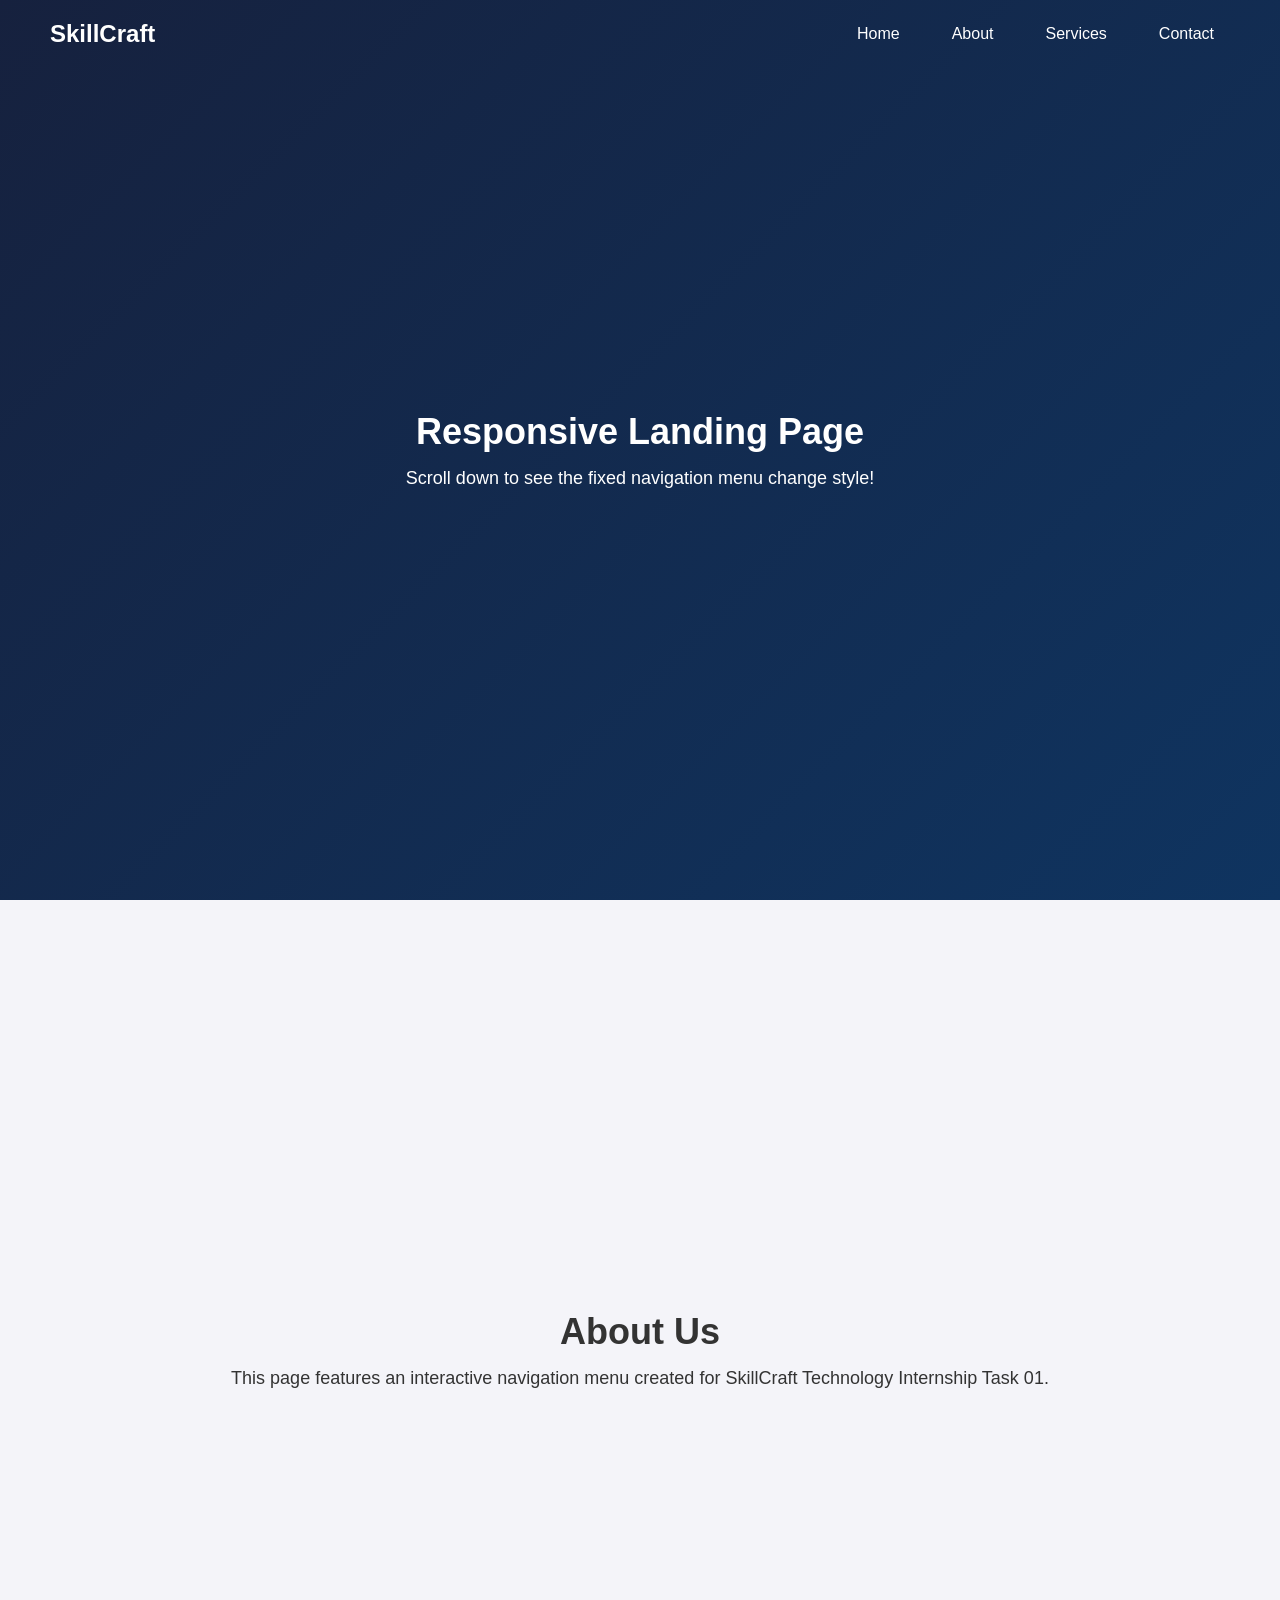
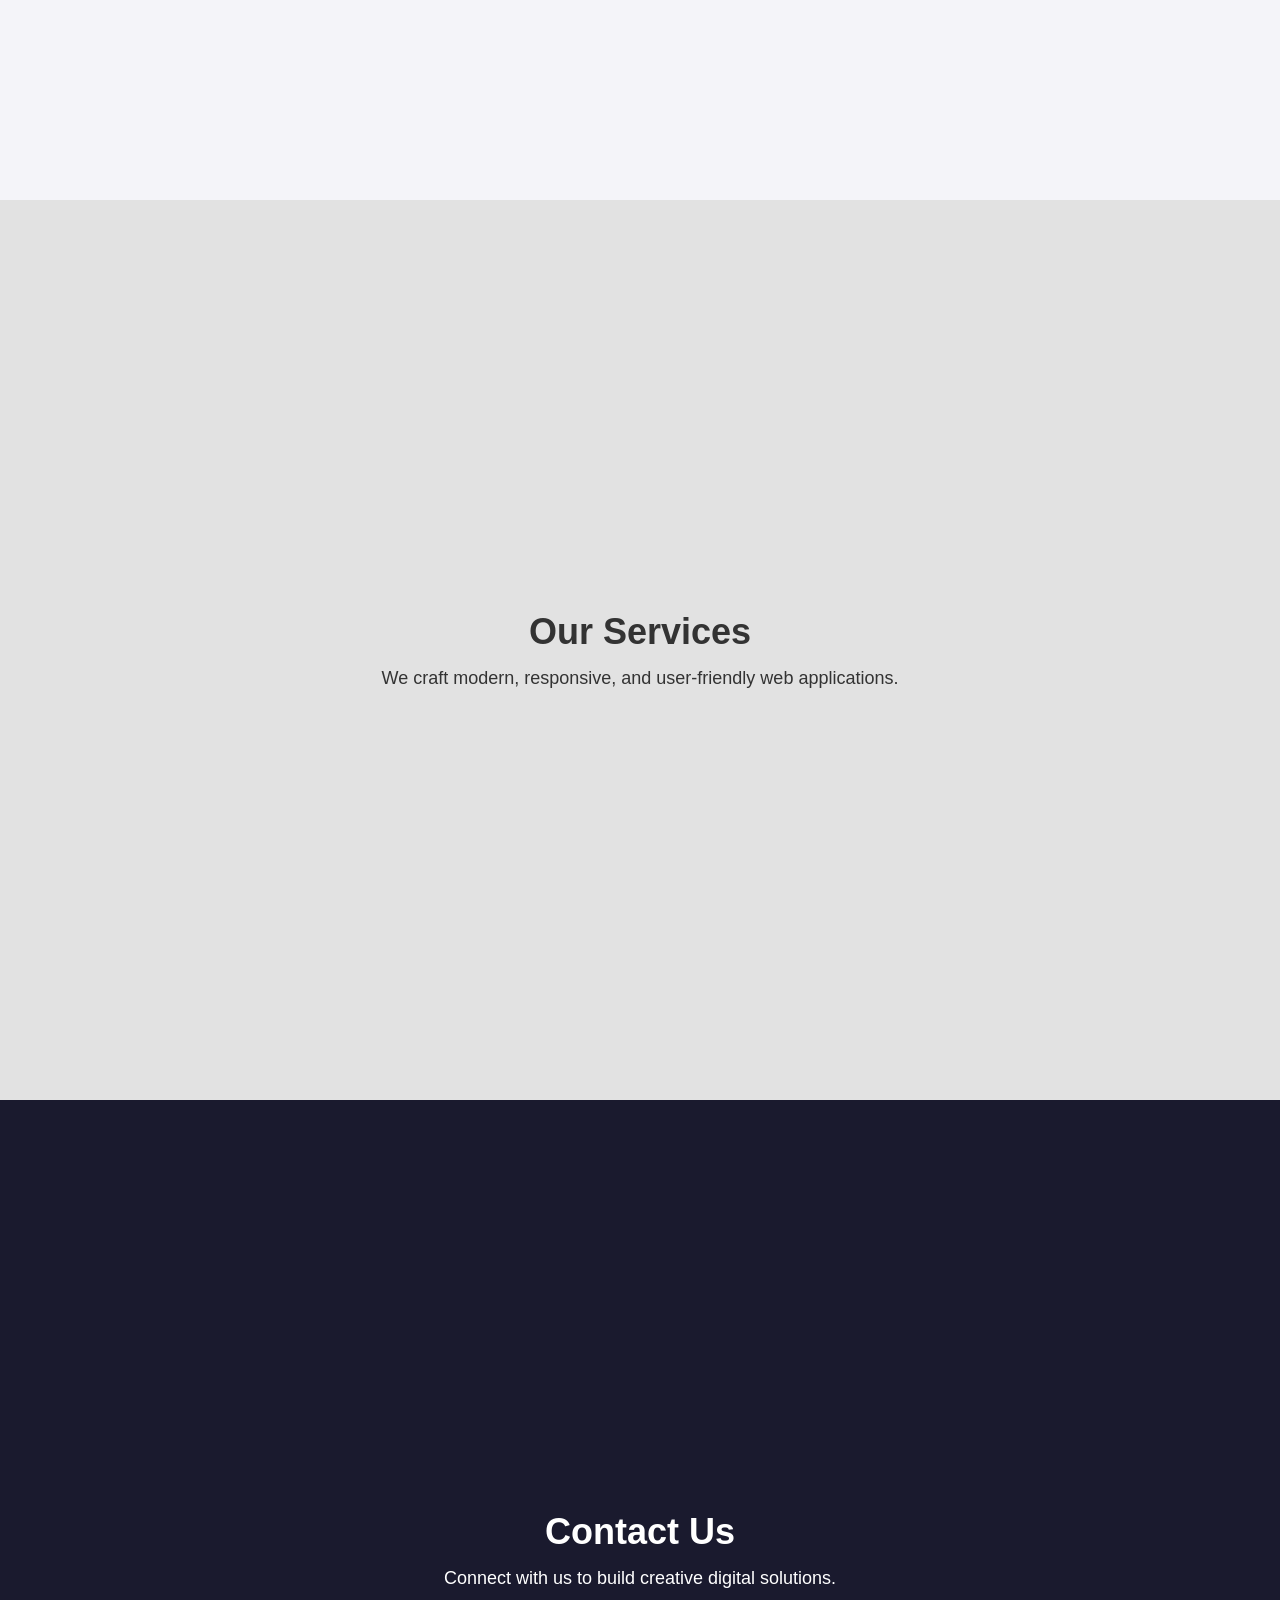
<file: Task-01/index.html>
<!DOCTYPE html>
<html lang="en">
<head>
  <meta charset="UTF-8">
  <meta name="viewport" content="width=device-width, initial-scale=1.0">
  <title>Task 01 - Responsive Landing Page</title>
  <link rel="stylesheet" href="style.css">
</head>
<body>

  <!-- Fixed Navigation Bar -->
  <nav id="navbar">
    <div class="logo">SkillCraft</div>
    <ul class="nav-links">
      <li><a href="#home">Home</a></li>
      <li><a href="#about">About</a></li>
      <li><a href="#services">Services</a></li>
      <li><a href="#contact">Contact</a></li>
    </ul>
  </nav>

  <!-- Content Sections -->
  <section id="home" class="hero">
    <h1>Responsive Landing Page</h1>
    <p>Scroll down to see the fixed navigation menu change style!</p>
  </section>

  <section id="about">
    <h2>About Us</h2>
    <p>This page features an interactive navigation menu created for SkillCraft Technology Internship Task 01.</p>
  </section>

  <section id="services">
    <h2>Our Services</h2>
    <p>We craft modern, responsive, and user-friendly web applications.</p>
  </section>

  <section id="contact">
    <h2>Contact Us</h2>
    <p>Connect with us to build creative digital solutions.</p>
  </section>

  <script src="script.js"></script>
</body>
</html>
</file>
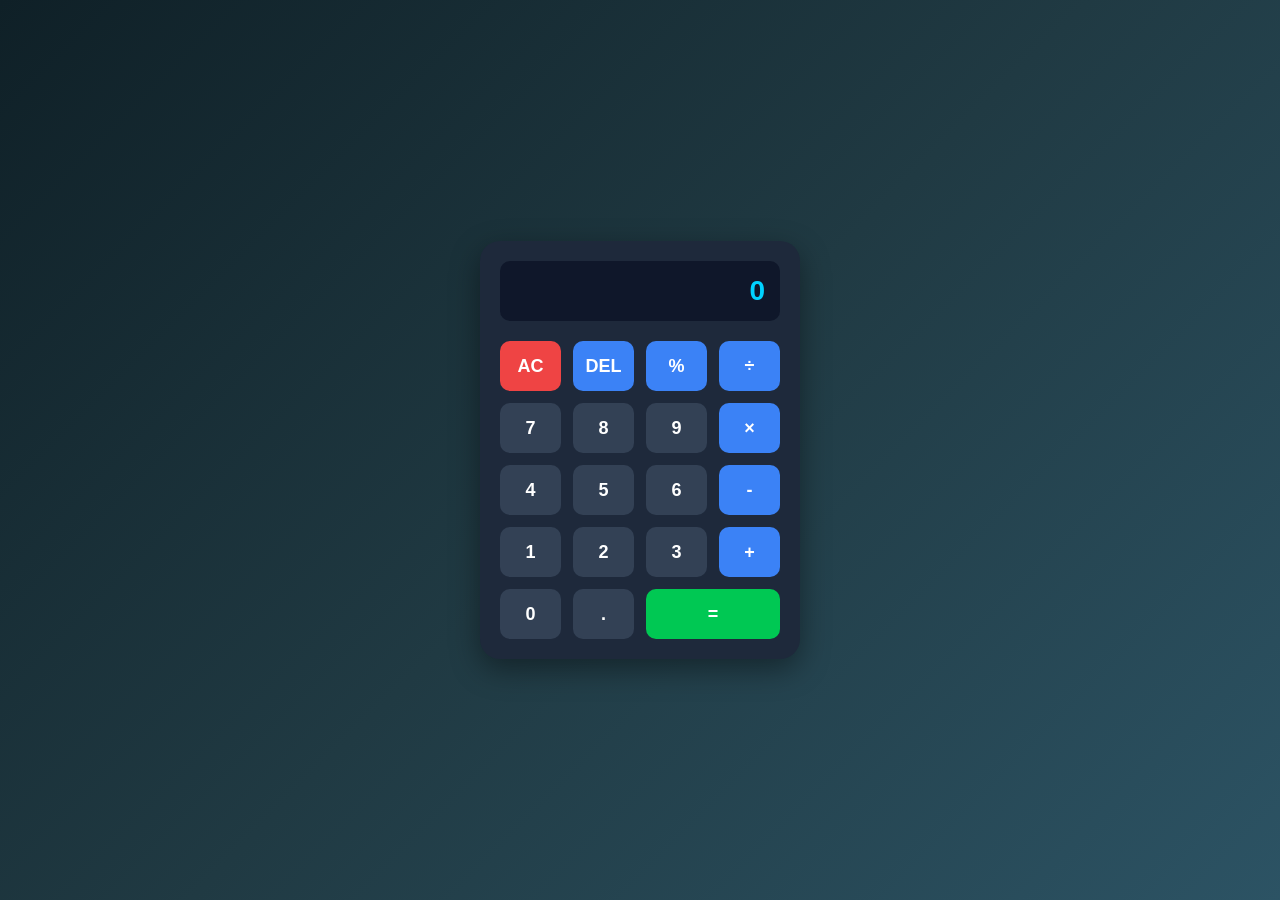
<file: Task-02-Alt/index.html>
<!DOCTYPE html>
<html lang="en">
<head>
  <meta charset="UTF-8">
  <meta name="viewport" content="width=device-width, initial-scale=1.0">
  <title>Task 02 - Calculator Web Application</title>
  <link rel="stylesheet" href="style.css">
</head>
<body>

  <div class="calculator">
    <input type="text" class="calculator-screen" id="screen" disabled />
    
    <div class="calculator-keys">
      <button type="button" class="all-clear operator" value="all-clear">AC</button>
      <button type="button" class="operator" value="delete">DEL</button>
      <button type="button" class="operator" value="%">%</button>
      <button type="button" class="operator" value="/">÷</button>

      <button type="button" value="7">7</button>
      <button type="button" value="8">8</button>
      <button type="button" value="9">9</button>
      <button type="button" class="operator" value="*">×</button>

      <button type="button" value="4">4</button>
      <button type="button" value="5">5</button>
      <button type="button" value="6">6</button>
      <button type="button" class="operator" value="-">-</button>

      <button type="button" value="1">1</button>
      <button type="button" value="2">2</button>
      <button type="button" value="3">3</button>
      <button type="button" class="operator" value="+">+</button>

      <button type="button" value="0">0</button>
      <button type="button" value=".">.</button>
      <button type="button" class="equal-sign operator" value="=">=</button>
    </div>
  </div>

  <script src="script.js"></script>
</body>
</html>
</file>
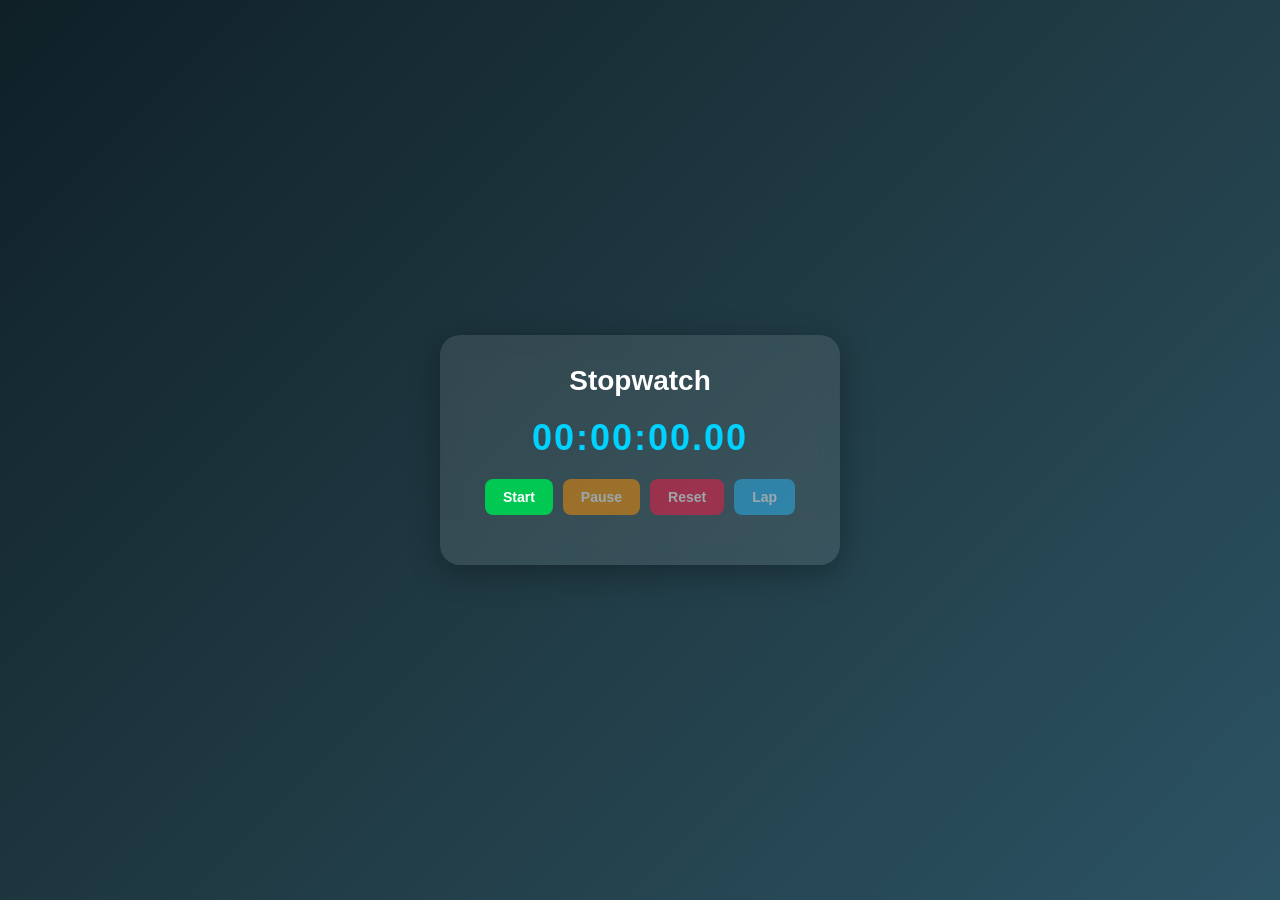
<file: Task-02/index.html>
<!DOCTYPE html>
<html lang="en">
<head>
  <meta charset="UTF-8">
  <meta name="viewport" content="width=device-width, initial-scale=1.0">
  <title>Task 02 - Stopwatch Web Application</title>
  <link rel="stylesheet" href="style.css">
</head>
<body>

  <div class="container">
    <h1>Stopwatch</h1>
    <div class="display" id="display">00:00:00.00</div>
    
    <div class="buttons">
      <button id="startBtn">Start</button>
      <button id="pauseBtn" disabled>Pause</button>
      <button id="resetBtn" disabled>Reset</button>
      <button id="lapBtn" disabled>Lap</button>
    </div>

    <ul class="laps" id="laps"></ul>
  </div>

  <script src="script.js"></script>
</body>
</html>
</file>
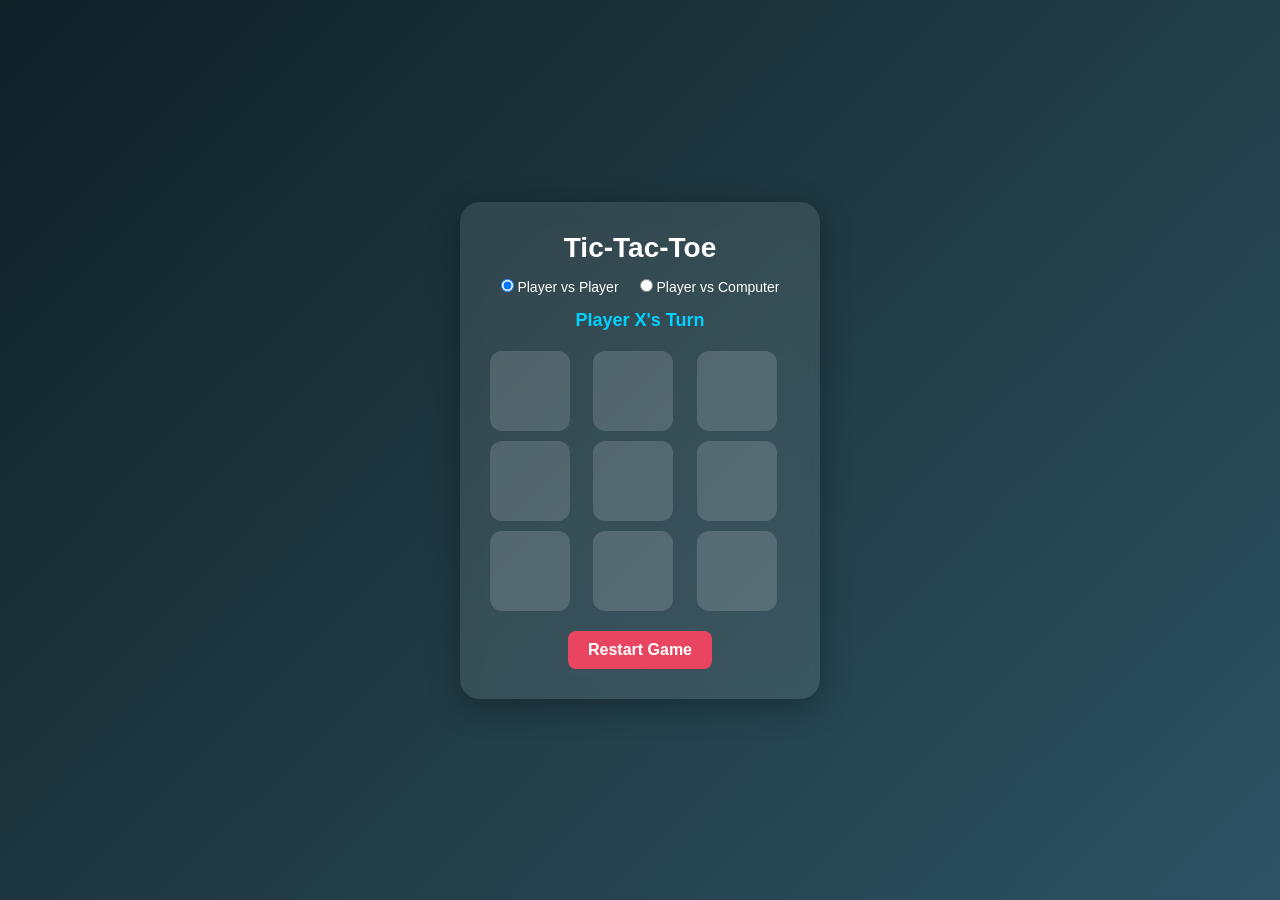
<file: Task-03-Alt/index.html>
<!DOCTYPE html>
<html lang="en">
<head>
  <meta charset="UTF-8">
  <meta name="viewport" content="width=device-width, initial-scale=1.0">
  <title>Task 03 - Tic-Tac-Toe Game</title>
  <link rel="stylesheet" href="style.css">
</head>
<body>

  <div class="container">
    <h1>Tic-Tac-Toe</h1>
    
    <div class="mode-select">
      <label>
        <input type="radio" name="mode" value="pvp" checked> Player vs Player
      </label>
      <label>
        <input type="radio" name="mode" value="pvc"> Player vs Computer
      </label>
    </div>

    <div class="status" id="status">Player X's Turn</div>

    <div class="board" id="board">
      <div class="cell" data-index="0"></div>
      <div class="cell" data-index="1"></div>
      <div class="cell" data-index="2"></div>
      <div class="cell" data-index="3"></div>
      <div class="cell" data-index="4"></div>
      <div class="cell" data-index="5"></div>
      <div class="cell" data-index="6"></div>
      <div class="cell" data-index="7"></div>
      <div class="cell" data-index="8"></div>
    </div>

    <button id="resetBtn">Restart Game</button>
  </div>

  <script src="script.js"></script>
</body>
</html>
</file>
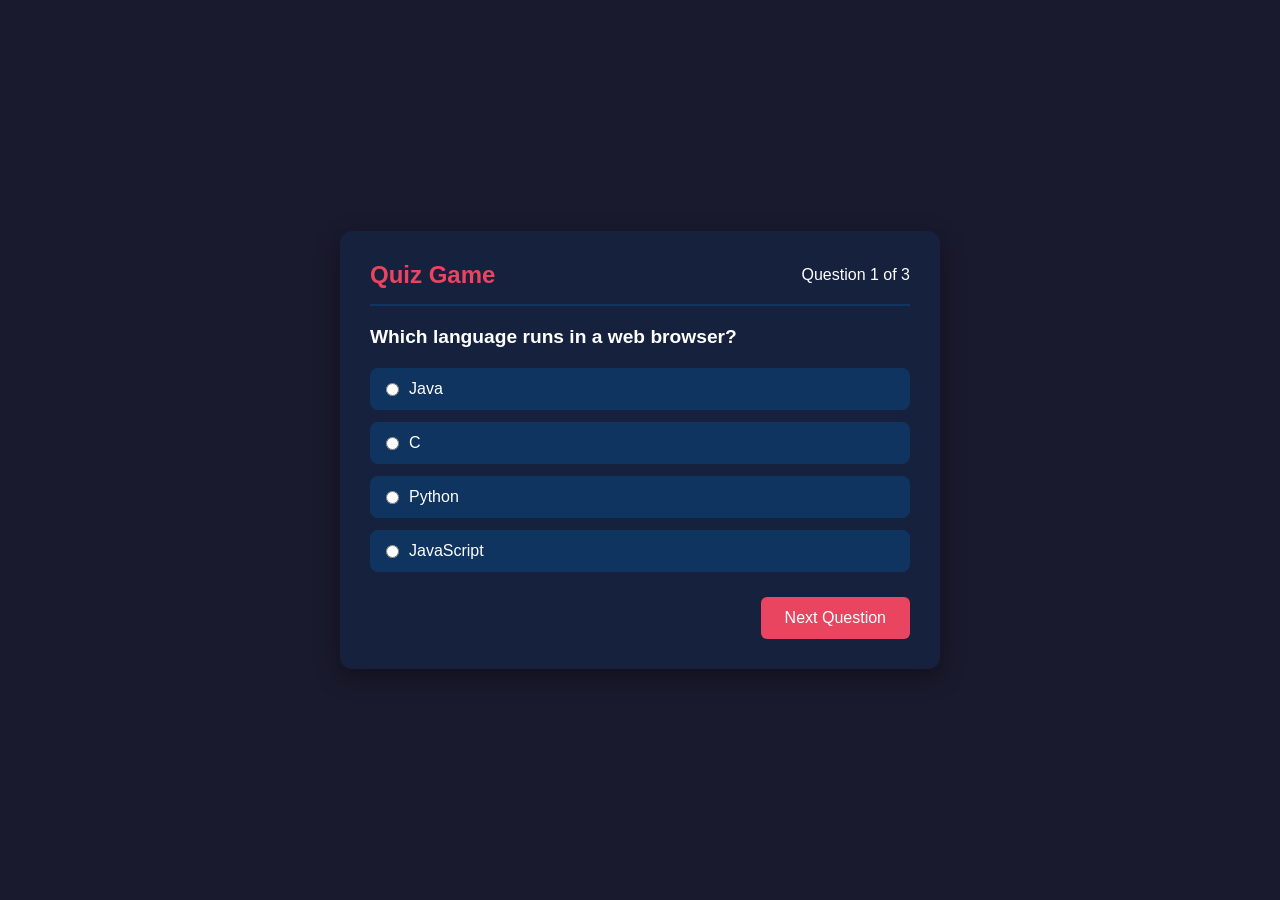
<file: Task-03/index.html>
<!DOCTYPE html>
<html lang="en">
<head>
  <meta charset="UTF-8">
  <meta name="viewport" content="width=device-width, initial-scale=1.0">
  <title>Quiz Game Application</title>
  <link rel="stylesheet" href="style.css">
</head>
<body>
  <div class="quiz-container" id="quiz">
    <!-- Quiz Header -->
    <div class="quiz-header">
      <h2>Quiz Game</h2>
      <div id="progress-container">
        <span id="question-number">Question 1</span>
      </div>
    </div>

    <!-- Question Body -->
    <div class="quiz-body" id="quiz-body">
      <h3 id="question-text">Loading question...</h3>
      <div id="options-container" class="options-container"></div>
    </div>

    <!-- Controls -->
    <div class="quiz-footer">
      <button id="next-btn" onclick="submitAnswer()">Next Question</button>
    </div>

    <!-- Score Screen -->
    <div id="score-container" class="score-container hidden">
      <h2>Quiz Completed!</h2>
      <p id="score-text">Your Score: 0 / 0</p>
      <button onclick="restartQuiz()">Restart Quiz</button>
    </div>
  </div>

  <script src="script.js"></script>
</body>
</html>
</file>
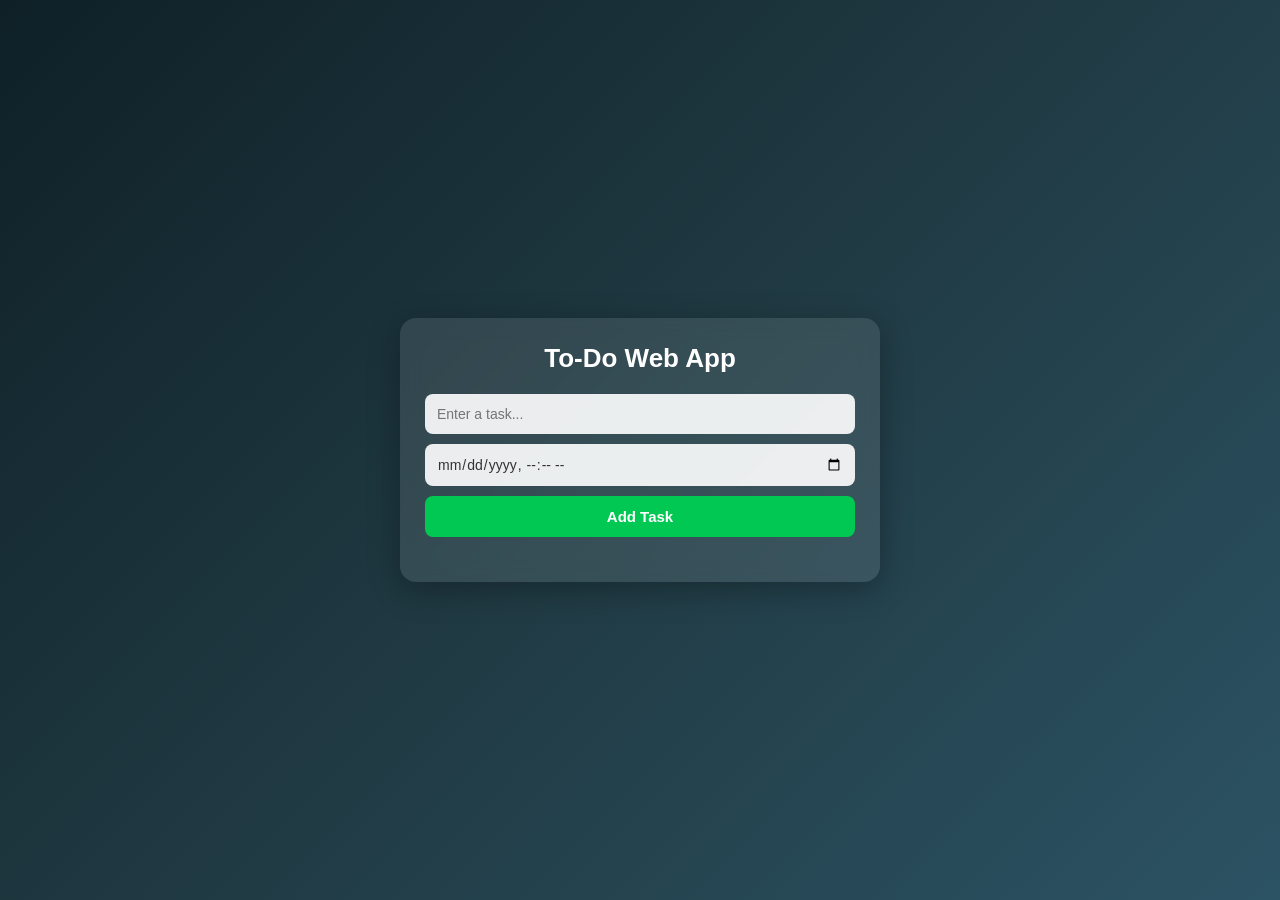
<file: Task-04/index.html>
<!DOCTYPE html>
<html lang="en">
<head>
  <meta charset="UTF-8">
  <meta name="viewport" content="width=device-width, initial-scale=1.0">
  <title>Task 04 - To-Do Web App</title>
  <link rel="stylesheet" href="style.css">
</head>
<body>

  <div class="todo-container">
    <h1>To-Do Web App</h1>
    
    <div class="input-section">
      <input type="text" id="taskInput" placeholder="Enter a task..." autocomplete="off">
      <input type="datetime-local" id="dateTimeInput">
      <button id="addBtn">Add Task</button>
    </div>

    <ul id="taskList"></ul>
  </div>

  <script src="script.js"></script>
</body>
</html>
</file>
<file: Task-01/style.css>
* {
  margin: 0;
  padding: 0;
  box-sizing: border-box;
  font-family: 'Poppins', sans-serif;
}

html {
  scroll-behavior: smooth;
}

/* Fixed Navigation Bar */
#navbar {
  position: fixed;
  top: 0;
  left: 0;
  width: 100%;
  display: flex;
  justify-content: space-between;
  align-items: center;
  padding: 20px 50px;
  background-color: transparent;
  transition: all 0.4s ease;
  z-index: 1000;
}

/* Navbar Style on Scroll */
#navbar.scrolled {
  background-color: #1a1a2e;
  box-shadow: 0 4px 10px rgba(0, 0, 0, 0.3);
  padding: 15px 50px;
}

.logo {
  font-size: 24px;
  font-weight: bold;
  color: #ffffff;
}

.nav-links {
  list-style: none;
  display: flex;
  gap: 20px;
}

.nav-links a {
  text-decoration: none;
  color: #ffffff;
  font-size: 16px;
  padding: 8px 16px;
  border-radius: 5px;
  transition: all 0.3s ease;
}

/* Hover Effect for Links */
.nav-links a:hover {
  background-color: #e94560;
  color: #ffffff;
}

/* Page Sections */
section {
  min-height: 100vh;
  display: flex;
  flex-direction: column;
  justify-content: center;
  align-items: center;
  padding: 20px;
  text-align: center;
}

.hero {
  background: linear-gradient(135deg, #16213e, #0f3460);
  color: #ffffff;
}

#about {
  background-color: #f4f4f9;
  color: #333333;
}

#services {
  background-color: #e2e2e2;
  color: #333333;
}

#contact {
  background-color: #1a1a2e;
  color: #ffffff;
}

h1, h2 {
  font-size: 36px;
  margin-bottom: 15px;
}

p {
  font-size: 18px;
}
</file>
<file: Task-02-Alt/style.css>
* {
  margin: 0;
  padding: 0;
  box-sizing: border-box;
  font-family: 'Poppins', sans-serif;
}

body {
  background: linear-gradient(135deg, #0f2027, #203a43, #2c5364);
  min-height: 100vh;
  display: flex;
  justify-content: center;
  align-items: center;
}

.calculator {
  border-radius: 20px;
  box-shadow: 0 10px 30px rgba(0, 0, 0, 0.4);
  background-color: #1e293b;
  width: 320px;
  padding: 20px;
}

.calculator-screen {
  width: 100%;
  height: 60px;
  border: none;
  background-color: #0f172a;
  color: #00d2ff;
  text-align: right;
  padding-right: 15px;
  padding-left: 15px;
  font-size: 28px;
  font-weight: bold;
  border-radius: 10px;
  margin-bottom: 20px;
}

.calculator-keys {
  display: grid;
  grid-template-columns: repeat(4, 1fr);
  grid-gap: 12px;
}

.calculator-keys .equal-sign {
  grid-column: span 2;
  background-color: #00c853;
  color: #ffffff;
}

button {
  height: 50px;
  background-color: #334155;
  border-radius: 10px;
  border: none;
  font-size: 18px;
  font-weight: bold;
  color: #ffffff;
  cursor: pointer;
  transition: background-color 0.2s ease;
}

button:hover {
  background-color: #475569;
}

button.operator {
  background-color: #3b82f6;
  color: #ffffff;
}

button.operator:hover {
  background-color: #2563eb;
}

button.all-clear {
  background-color: #ef4444;
  color: #ffffff;
}

button.all-clear:hover {
  background-color: #dc2626;
}
</file>
<file: Task-02/style.css>
* {
  margin: 0;
  padding: 0;
  box-sizing: border-box;
  font-family: 'Poppins', sans-serif;
}

body {
  background: linear-gradient(135deg, #0f2027, #203a43, #2c5364);
  min-height: 100vh;
  display: flex;
  justify-content: center;
  align-items: center;
  color: #ffffff;
}

.container {
  background: rgba(255, 255, 255, 0.1);
  backdrop-filter: blur(10px);
  padding: 30px;
  border-radius: 20px;
  box-shadow: 0 8px 32px rgba(0, 0, 0, 0.3);
  text-align: center;
  width: 90%;
  max-width: 400px;
}

h1 {
  font-size: 28px;
  margin-bottom: 20px;
}

.display {
  font-size: 36px;
  font-weight: bold;
  letter-spacing: 2px;
  margin: 20px 0;
  color: #00d2ff;
}

.buttons {
  display: flex;
  gap: 10px;
  justify-content: center;
  flex-wrap: wrap;
  margin-bottom: 20px;
}

button {
  padding: 10px 18px;
  font-size: 14px;
  font-weight: bold;
  border: none;
  border-radius: 8px;
  cursor: pointer;
  transition: all 0.3s ease;
}

#startBtn { background-color: #00c853; color: white; }
#pauseBtn { background-color: #ff9100; color: white; }
#resetBtn { background-color: #ff1744; color: white; }
#lapBtn { background-color: #29b6f6; color: white; }

button:disabled {
  opacity: 0.5;
  cursor: not-allowed;
}

.laps {
  list-style: none;
  max-height: 150px;
  overflow-y: auto;
  text-align: left;
}

.laps li {
  padding: 8px 12px;
  border-bottom: 1px solid rgba(255, 255, 255, 0.1);
  font-size: 14px;
  display: flex;
  justify-content: space-between;
}
</file>
<file: Task-03-Alt/style.css>
* {
  margin: 0;
  padding: 0;
  box-sizing: border-box;
  font-family: 'Poppins', sans-serif;
}

body {
  background: linear-gradient(135deg, #0f2027, #203a43, #2c5364);
  min-height: 100vh;
  display: flex;
  justify-content: center;
  align-items: center;
  color: #ffffff;
}

.container {
  background: rgba(255, 255, 255, 0.1);
  backdrop-filter: blur(10px);
  padding: 30px;
  border-radius: 20px;
  box-shadow: 0 8px 32px rgba(0, 0, 0, 0.3);
  text-align: center;
  width: 90%;
  max-width: 360px;
}

h1 {
  font-size: 28px;
  margin-bottom: 15px;
}

.mode-select {
  display: flex;
  justify-content: space-around;
  margin-bottom: 15px;
  font-size: 14px;
}

.mode-select label {
  cursor: pointer;
}

.status {
  font-size: 18px;
  font-weight: bold;
  margin-bottom: 20px;
  color: #00d2ff;
}

.board {
  display: grid;
  grid-template-columns: repeat(3, 1fr);
  gap: 10px;
  margin-bottom: 20px;
}

.cell {
  width: 80px;
  height: 80px;
  background-color: rgba(255, 255, 255, 0.15);
  border-radius: 12px;
  display: flex;
  justify-content: center;
  align-items: center;
  font-size: 36px;
  font-weight: bold;
  cursor: pointer;
  transition: background-color 0.3s ease;
}

.cell:hover {
  background-color: rgba(255, 255, 255, 0.25);
}

.cell.x {
  color: #ff4757;
}

.cell.o {
  color: #2ed573;
}

#resetBtn {
  padding: 10px 20px;
  font-size: 16px;
  font-weight: bold;
  background-color: #e94560;
  color: white;
  border: none;
  border-radius: 8px;
  cursor: pointer;
  transition: background-color 0.3s ease;
}

#resetBtn:hover {
  background-color: #ff6b81;
}
</file>
<file: Task-03/style.css>
* {
  box-sizing: border-box;
  font-family: 'Segoe UI', Tahoma, Geneva, Verdana, sans-serif;
  margin: 0;
  padding: 0;
}

body {
  background-color: #1a1a2e;
  color: #ffffff;
  display: flex;
  justify-content: center;
  align-items: center;
  min-height: 100vh;
}

.quiz-container {
  background-color: #16213e;
  border-radius: 12px;
  width: 90%;
  max-width: 600px;
  padding: 30px;
  box-shadow: 0 8px 24px rgba(0, 0, 0, 0.4);
}

.quiz-header {
  display: flex;
  justify-content: space-between;
  align-items: center;
  border-bottom: 2px solid #0f3460;
  padding-bottom: 15px;
  margin-bottom: 20px;
}

.quiz-header h2 {
  color: #e94560;
}

#question-text {
  font-size: 1.2rem;
  margin-bottom: 20px;
}

.options-container {
  display: flex;
  flex-direction: column;
  gap: 12px;
}

.option-label {
  background-color: #0f3460;
  padding: 12px 16px;
  border-radius: 8px;
  cursor: pointer;
  display: flex;
  align-items: center;
  gap: 10px;
  transition: background 0.2s;
}

.option-label:hover {
  background-color: #1f4068;
}

.input-blank {
  width: 100%;
  padding: 12px;
  border-radius: 8px;
  border: 1px solid #0f3460;
  background-color: #0f3460;
  color: white;
  font-size: 1rem;
}

.input-blank:focus {
  outline: 2px solid #e94560;
}

.quiz-footer {
  margin-top: 25px;
  display: flex;
  justify-content: flex-end;
}

button {
  background-color: #e94560;
  color: white;
  border: none;
  padding: 12px 24px;
  border-radius: 6px;
  font-size: 1rem;
  cursor: pointer;
  transition: opacity 0.2s;
}

button:hover {
  opacity: 0.9;
}

.score-container {
  text-align: center;
  padding: 20px 0;
}

.score-container h2 {
  color: #4ecc37;
  margin-bottom: 15px;
}

.score-container p {
  font-size: 1.5rem;
  margin-bottom: 20px;
}

.hidden {
  display: none;
}
</file>
<file: Task-04/style.css>
* {
  margin: 0;
  padding: 0;
  box-sizing: border-box;
  font-family: 'Poppins', sans-serif;
}

body {
  background: linear-gradient(135deg, #0f2027, #203a43, #2c5364);
  min-height: 100vh;
  display: flex;
  justify-content: center;
  align-items: center;
  padding: 20px;
}

.todo-container {
  background: rgba(255, 255, 255, 0.1);
  backdrop-filter: blur(10px);
  padding: 25px;
  border-radius: 16px;
  box-shadow: 0 8px 32px rgba(0, 0, 0, 0.3);
  width: 100%;
  max-width: 480px;
  color: #ffffff;
}

h1 {
  text-align: center;
  margin-bottom: 20px;
  font-size: 26px;
}

.input-section {
  display: flex;
  flex-direction: column;
  gap: 10px;
  margin-bottom: 20px;
}

.input-section input {
  padding: 12px;
  border: none;
  border-radius: 8px;
  outline: none;
  font-size: 14px;
  background: rgba(255, 255, 255, 0.9);
  color: #333;
}

.input-section button {
  padding: 12px;
  border: none;
  border-radius: 8px;
  background-color: #00c853;
  color: white;
  font-weight: bold;
  font-size: 15px;
  cursor: pointer;
  transition: background-color 0.3s ease;
}

.input-section button:hover {
  background-color: #00e676;
}

#taskList {
  list-style: none;
  display: flex;
  flex-direction: column;
  gap: 10px;
  max-height: 300px;
  overflow-y: auto;
}

.task-item {
  background: rgba(255, 255, 255, 0.15);
  padding: 12px;
  border-radius: 8px;
  display: flex;
  justify-content: space-between;
  align-items: center;
  gap: 10px;
  word-break: break-word;
}

.task-item.completed .task-text {
  text-decoration: line-through;
  opacity: 0.6;
}

.task-info {
  display: flex;
  flex-direction: column;
  flex-grow: 1;
}

.task-text {
  font-size: 15px;
  font-weight: 500;
}

.task-date {
  font-size: 11px;
  color: #00d2ff;
  margin-top: 4px;
}

.task-actions {
  display: flex;
  gap: 6px;
}

.task-actions button {
  padding: 6px 10px;
  border: none;
  border-radius: 5px;
  font-size: 12px;
  font-weight: bold;
  cursor: pointer;
  color: white;
}

.complete-btn { background-color: #29b6f6; }
.edit-btn { background-color: #ff9100; }
.delete-btn { background-color: #ff1744; }
</file>
